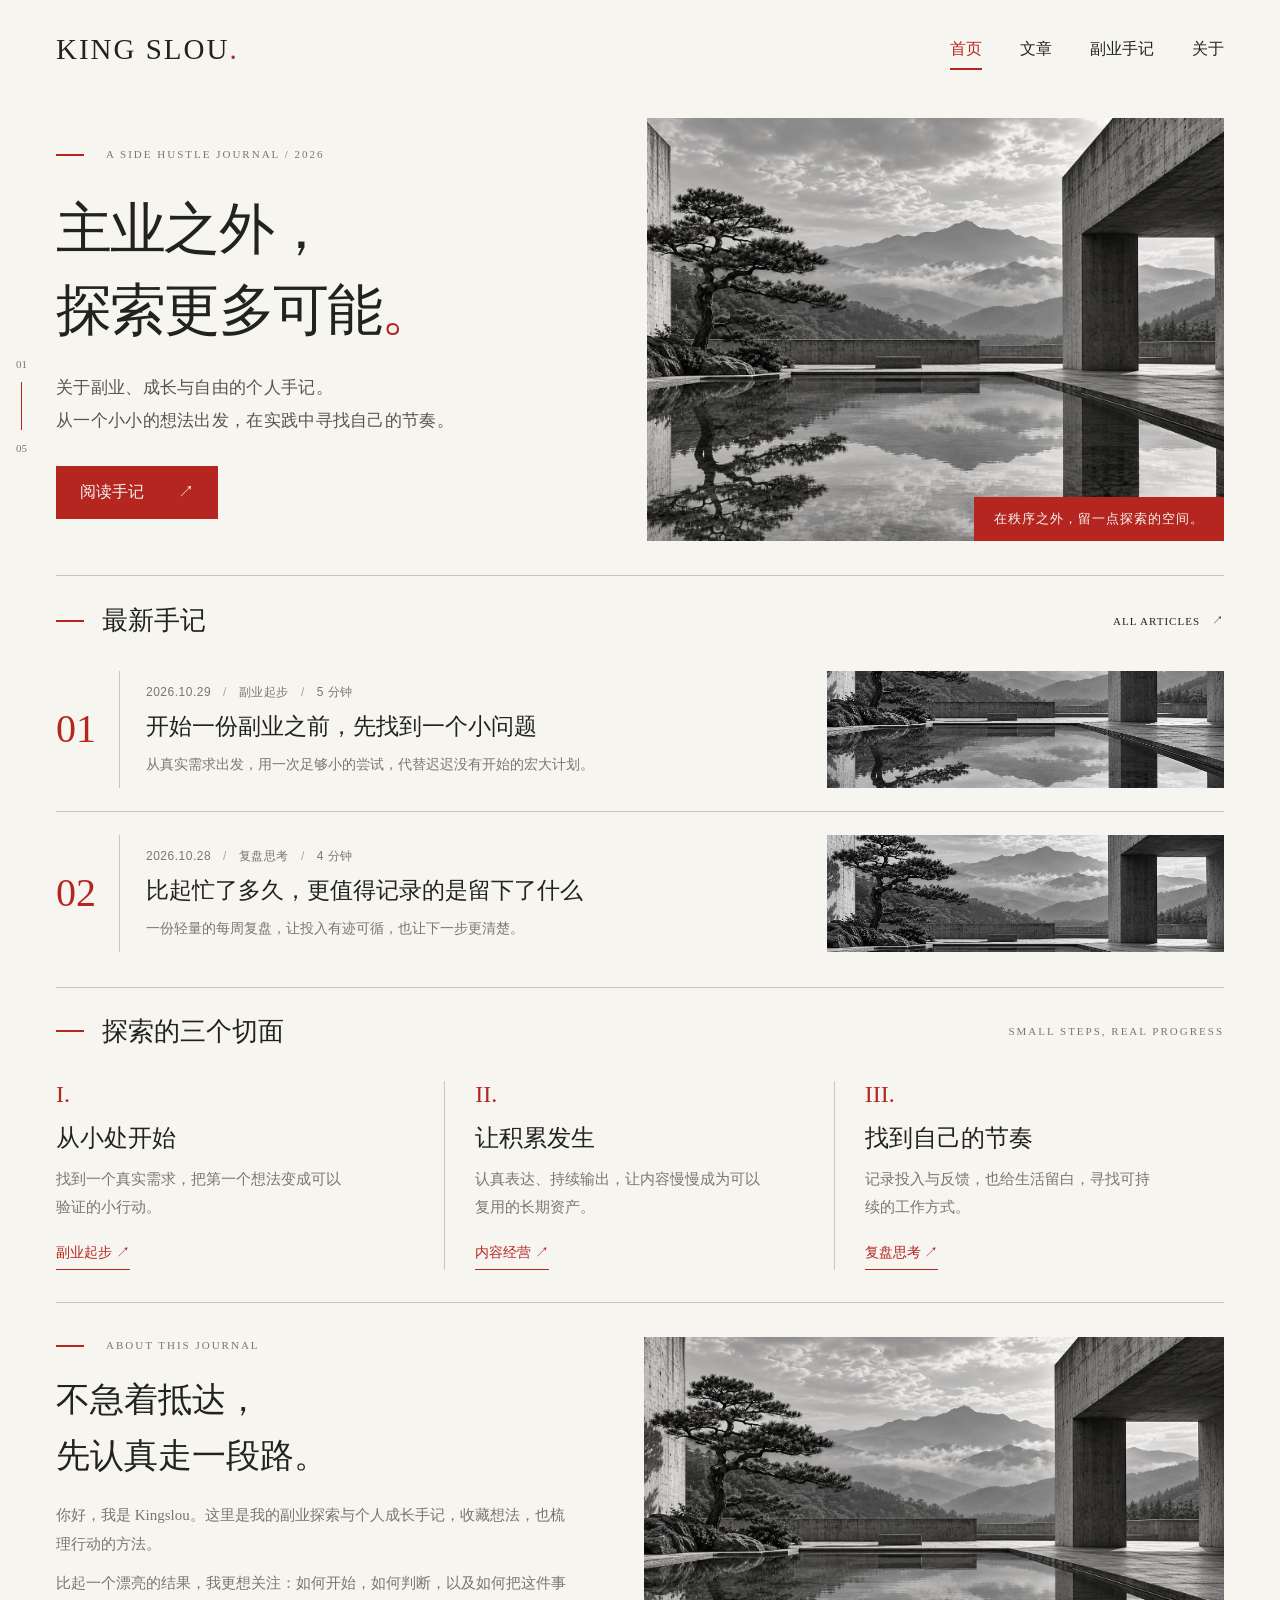
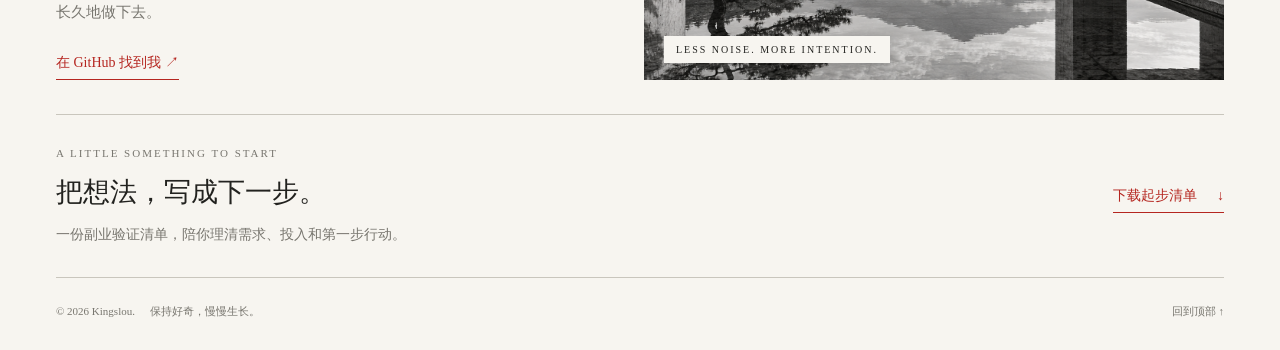
<file: index.html>
<!doctype html>
<html lang="zh-CN">
<head>
  <meta charset="utf-8">
  <meta name="viewport" content="width=device-width, initial-scale=1">
  <meta name="description" content="Kingslou 的个人手记：记录副业探索、内容经营与个人成长，在主业之外，认真寻找新的可能。">
  <meta name="theme-color" content="#f7f5f0">
  <title>Kingslou · 主业之外，探索更多可能</title>
  <link rel="icon" href="assets/favicon.svg" type="image/svg+xml">
  <link rel="stylesheet" href="styles.css">
  <script src="content.js" defer></script>
  <script src="app.js" defer></script>
</head>
<body data-page="home">
  <a class="skip-link" href="#main">跳到正文</a>
  <header class="site-header shell">
    <a class="wordmark" href="./" aria-label="Kingslou 首页">KING SLOU<span>.</span></a>
    <nav aria-label="主导航"><a href="./" aria-current="page">首页</a><a href="articles.html">文章</a><a href="#fieldnotes">副业手记</a><a href="#about">关于</a></nav>
  </header>
  <main id="main">
    <section class="hero shell" aria-labelledby="hero-title">
      <div class="hero-copy">
        <p class="eyebrow"><span class="red-rule"></span> A SIDE HUSTLE JOURNAL / 2026</p>
        <h1 id="hero-title">主业之外，<br>探索更多可能<span class="red-dot">。</span></h1>
        <p class="hero-intro">关于副业、成长与自由的个人手记。<br>从一个小小的想法出发，在实践中寻找自己的节奏。</p>
        <a class="button" href="articles.html">阅读手记 <span aria-hidden="true">↗</span></a>
        <div class="hero-index" aria-hidden="true"><span>01</span><i></i><span>05</span></div>
      </div>
      <figure class="hero-visual"><img src="assets/architecture.png" width="1512" height="1040" alt="黑白建筑庭院，远山与松树映在平静的水面上" fetchpriority="high"><figcaption>在秩序之外，留一点探索的空间。</figcaption></figure>
    </section>
    <section class="latest shell section-divider" aria-labelledby="latest-title">
      <div class="section-heading"><h2 id="latest-title"><span class="red-rule"></span>最新手记</h2><a class="small-link" href="articles.html">ALL ARTICLES <span aria-hidden="true">↗</span><span class="sr-only">查看全部文章</span></a></div>
      <div id="latest-articles"></div>
      <noscript><p>开启 JavaScript 可查看文章预览，也可以先阅读<a href="resources/side-hustle-checklist.md">副业验证清单</a>。</p></noscript>
    </section>
    <section id="fieldnotes" class="fieldnotes shell section-divider" aria-labelledby="notes-title">
      <div class="section-heading"><h2 id="notes-title"><span class="red-rule"></span>探索的三个切面</h2><span class="eyebrow section-note">SMALL STEPS, REAL PROGRESS</span></div>
      <div class="note-grid">
        <a class="note-item" href="articles.html?category=副业起步"><span class="note-number">I.</span><h3>从小处开始</h3><p>找到一个真实需求，把第一个想法变成可以验证的小行动。</p><span class="text-link">副业起步 ↗</span></a>
        <a class="note-item" href="articles.html?category=内容经营"><span class="note-number">II.</span><h3>让积累发生</h3><p>认真表达、持续输出，让内容慢慢成为可以复用的长期资产。</p><span class="text-link">内容经营 ↗</span></a>
        <a class="note-item" href="articles.html?category=复盘思考"><span class="note-number">III.</span><h3>找到自己的节奏</h3><p>记录投入与反馈，也给生活留白，寻找可持续的工作方式。</p><span class="text-link">复盘思考 ↗</span></a>
      </div>
    </section>
    <section id="about" class="about shell section-divider" aria-labelledby="about-title">
      <div class="about-copy"><p class="eyebrow"><span class="red-rule"></span> ABOUT THIS JOURNAL</p><h2 id="about-title">不急着抵达，<br>先认真走一段路。</h2><p>你好，我是 Kingslou。这里是我的副业探索与个人成长手记，收藏想法，也梳理行动的方法。</p><p>比起一个漂亮的结果，我更想关注：如何开始，如何判断，以及如何把这件事长久地做下去。</p><a class="text-link" href="https://github.com/kingslou" target="_blank" rel="noopener noreferrer">在 GitHub 找到我 ↗</a></div>
      <figure class="about-visual"><img src="assets/architecture.png" width="1512" height="1040" loading="lazy" alt="远山、松枝与混凝土建筑构成的静谧景色"><figcaption>LESS NOISE. MORE INTENTION.</figcaption></figure>
    </section>
    <aside class="resource-strip shell section-divider"><div><p class="eyebrow">A LITTLE SOMETHING TO START</p><h2>把想法，写成下一步。</h2><p>一份副业验证清单，陪你理清需求、投入和第一步行动。</p></div><a class="text-link" href="resources/side-hustle-checklist.md" download>下载起步清单 <span aria-hidden="true">↓</span></a></aside>
  </main>
  <footer class="site-footer shell"><p>© 2026 Kingslou. <span>保持好奇，慢慢生长。</span></p><a href="#main">回到顶部 ↑</a></footer>
</body>
</html>
</file>
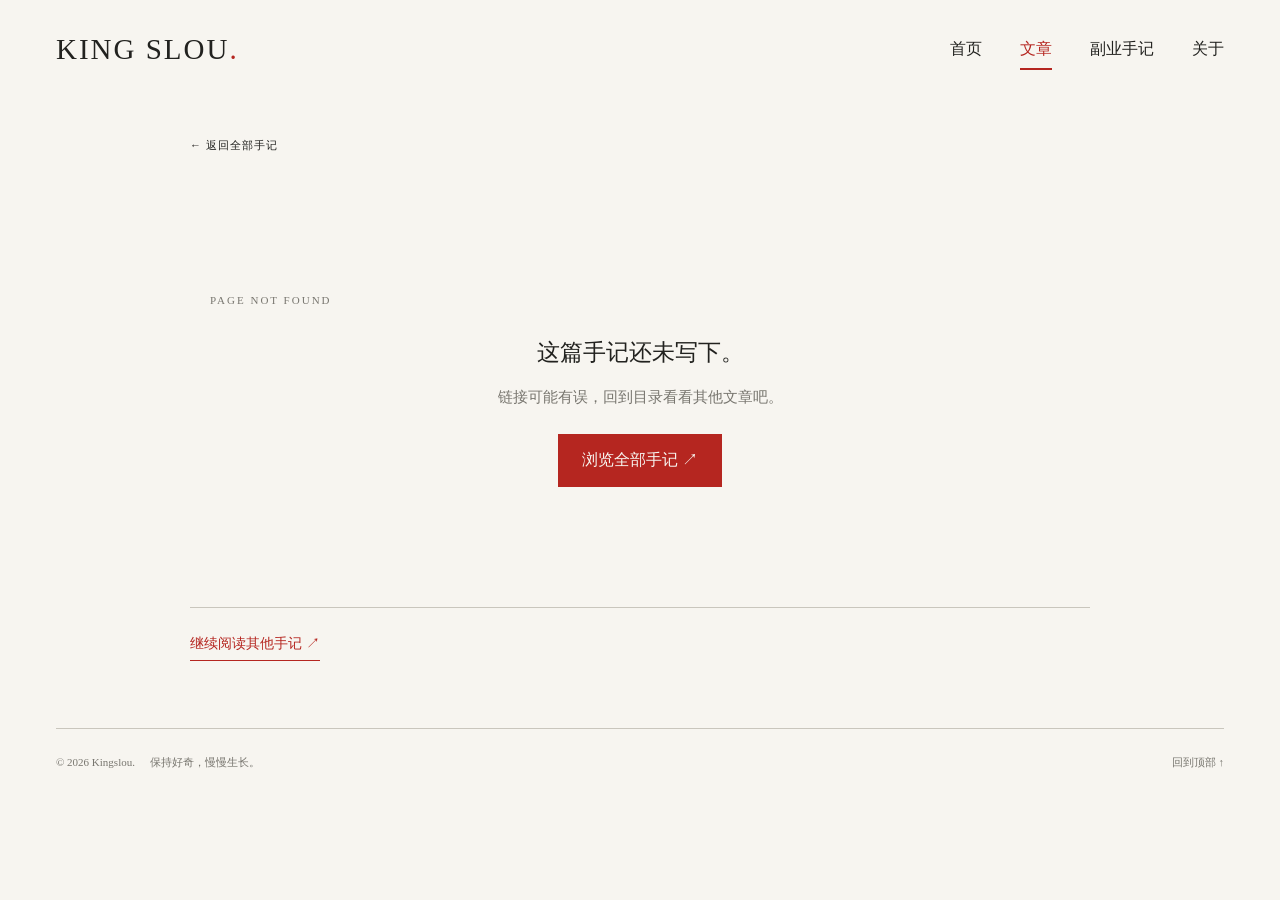
<file: article.html>
<!doctype html>
<html lang="zh-CN">
<head>
  <meta charset="utf-8"><meta name="viewport" content="width=device-width, initial-scale=1">
  <meta name="description" content="Kingslou 的副业探索与个人成长方法笔记。"><meta name="theme-color" content="#f7f5f0"><title>阅读手记 · Kingslou</title>
  <link rel="icon" href="assets/favicon.svg" type="image/svg+xml"><link rel="stylesheet" href="styles.css">
  <script src="content.js" defer></script><script src="app.js" defer></script>
</head>
<body data-page="article">
  <a class="skip-link" href="#main">跳到正文</a>
  <header class="site-header shell"><a class="wordmark" href="./" aria-label="Kingslou 首页">KING SLOU<span>.</span></a><nav aria-label="主导航"><a href="./">首页</a><a href="articles.html" aria-current="page">文章</a><a href="index.html#fieldnotes">副业手记</a><a href="index.html#about">关于</a></nav></header>
  <main id="main" class="shell reading-main"><a class="small-link back-link" href="articles.html">← 返回全部手记</a><article id="article-content"></article><noscript><p>请开启 JavaScript 以阅读完整手记。</p></noscript><div class="article-bottom"><a class="text-link" href="articles.html">继续阅读其他手记 ↗</a><button class="share-button" id="share-article" type="button" hidden>复制文章链接 ↗</button><span id="share-status" role="status" aria-live="polite"></span></div></main>
  <footer class="site-footer shell"><p>© 2026 Kingslou. <span>保持好奇，慢慢生长。</span></p><a href="#main">回到顶部 ↑</a></footer>
</body>
</html>
</file>
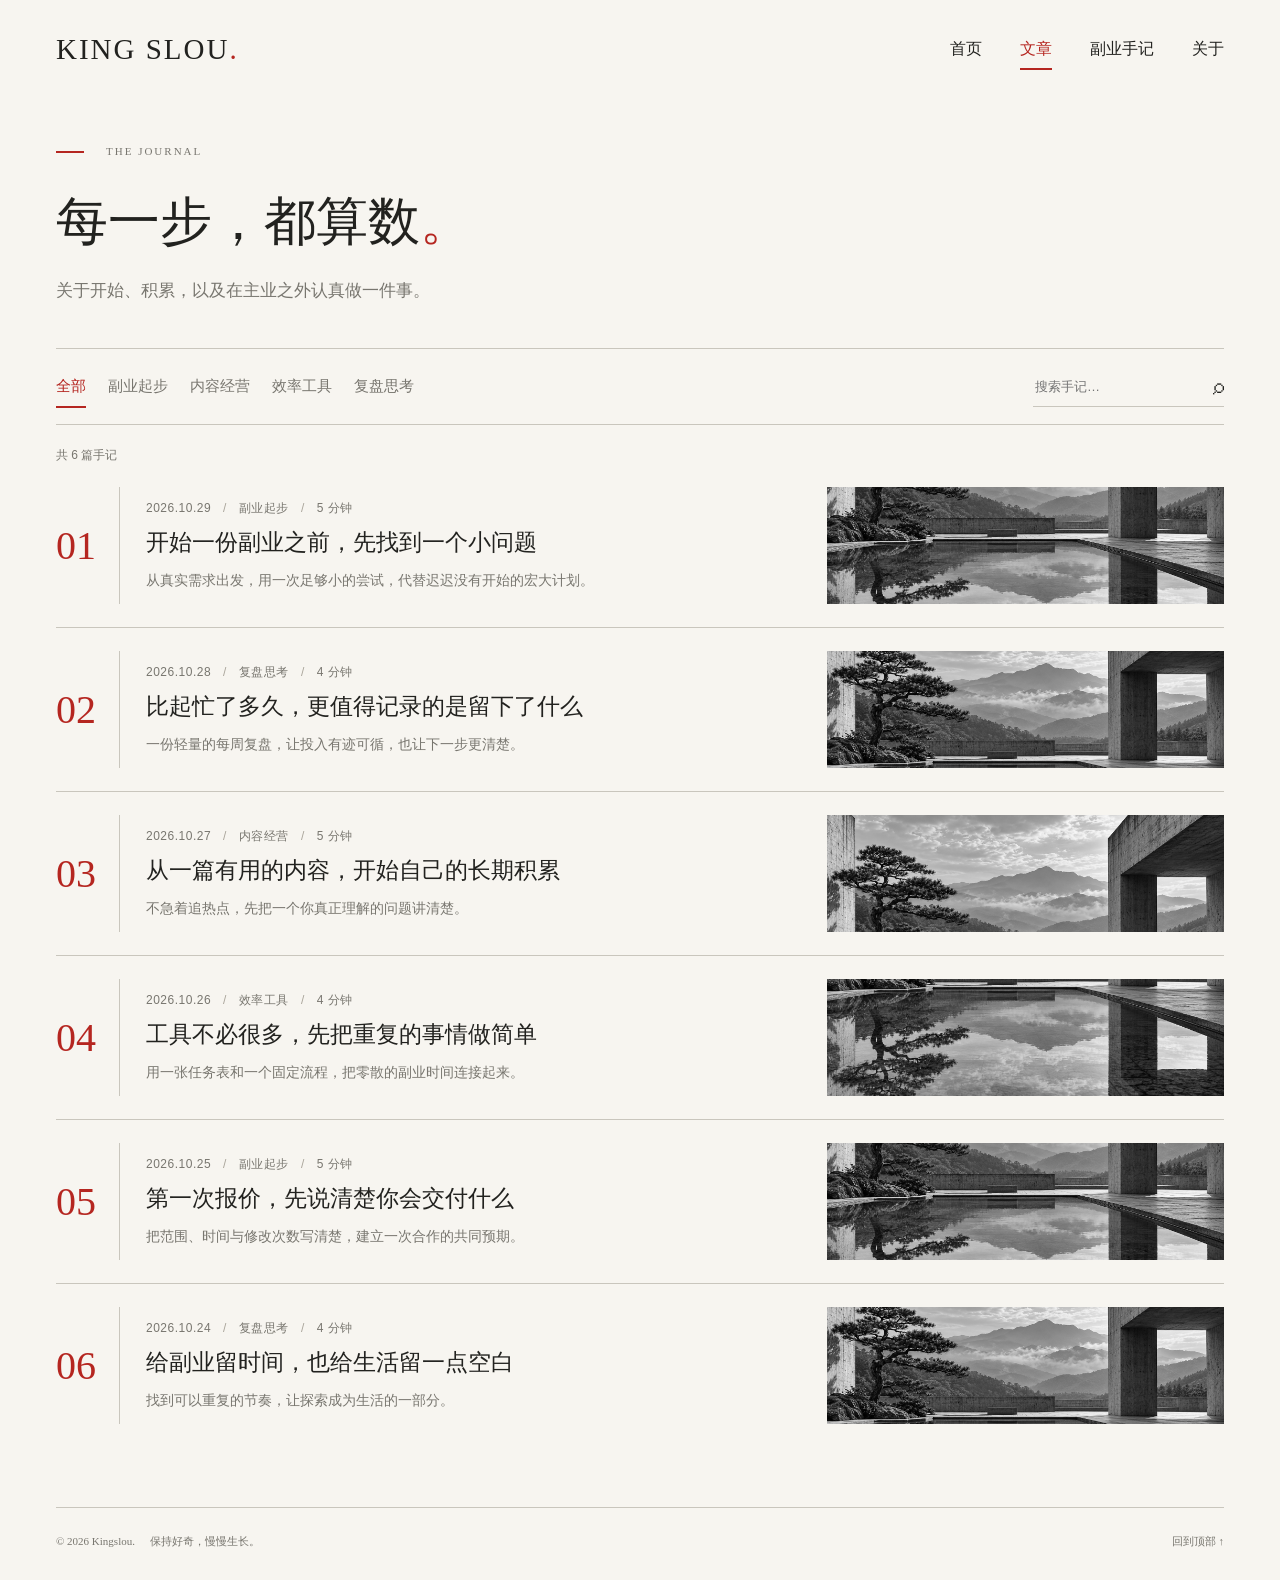
<file: articles.html>
<!doctype html>
<html lang="zh-CN">
<head>
  <meta charset="utf-8"><meta name="viewport" content="width=device-width, initial-scale=1">
  <meta name="description" content="阅读 Kingslou 的副业方法笔记：副业起步、内容经营、效率工具与复盘思考。">
  <meta name="theme-color" content="#f7f5f0"><title>全部手记 · Kingslou</title>
  <link rel="icon" href="assets/favicon.svg" type="image/svg+xml"><link rel="stylesheet" href="styles.css">
  <script src="content.js" defer></script><script src="app.js" defer></script>
</head>
<body data-page="archive">
  <a class="skip-link" href="#main">跳到正文</a>
  <header class="site-header shell"><a class="wordmark" href="./" aria-label="Kingslou 首页">KING SLOU<span>.</span></a><nav aria-label="主导航"><a href="./">首页</a><a href="articles.html" aria-current="page">文章</a><a href="index.html#fieldnotes">副业手记</a><a href="index.html#about">关于</a></nav></header>
  <main id="main" class="shell archive-main">
    <header class="page-heading"><p class="eyebrow"><span class="red-rule"></span> THE JOURNAL</p><h1>每一步，都算数<span class="red-dot">。</span></h1><p>关于开始、积累，以及在主业之外认真做一件事。</p></header>
    <div class="archive-tools"><div class="filters" role="group" aria-label="文章分类"><button type="button" data-category="全部" aria-pressed="true">全部</button><button type="button" data-category="副业起步" aria-pressed="false">副业起步</button><button type="button" data-category="内容经营" aria-pressed="false">内容经营</button><button type="button" data-category="效率工具" aria-pressed="false">效率工具</button><button type="button" data-category="复盘思考" aria-pressed="false">复盘思考</button></div><label class="search-box"><span class="sr-only">搜索文章</span><input id="article-search" type="search" placeholder="搜索手记…" maxlength="100"><span aria-hidden="true">⌕</span></label></div>
    <p id="result-count" class="result-count" role="status" aria-live="polite"></p><div id="article-list"></div>
    <div id="empty-state" class="empty-state" hidden><h2>还没有找到这篇手记</h2><p>换一个关键词，或看看全部文章。</p><button id="reset-search" class="button" type="button">查看全部文章 ↗</button></div>
    <noscript><p>请开启 JavaScript 以使用文章搜索与分类。</p></noscript>
  </main>
  <footer class="site-footer shell"><p>© 2026 Kingslou. <span>保持好奇，慢慢生长。</span></p><a href="#main">回到顶部 ↑</a></footer>
</body>
</html>
</file>
<file: styles.css>
/* 全站采用同一组纸色、墨色与朱红色，保持杂志式视觉节奏。 */
:root{--paper:#f7f5f0;--ink:#22221f;--muted:#78766f;--red:#b52620;--line:#c9c6bd;--serif:"Noto Serif CJK SC","Source Han Serif SC","Songti SC","STSong","SimSun",Georgia,serif;--sans:-apple-system,BlinkMacSystemFont,"Segoe UI","Microsoft YaHei",sans-serif}
*{box-sizing:border-box}html{scroll-behavior:smooth;scroll-padding-top:24px}body{margin:0;background:var(--paper);color:var(--ink);font-family:var(--sans);font-size:15px;-webkit-font-smoothing:antialiased}::selection{background:#e7cdc7}a{color:inherit;text-decoration:none}button,input{font:inherit}button,a,input{-webkit-tap-highlight-color:transparent}button{cursor:pointer}a:focus-visible,button:focus-visible,input:focus-visible{outline:2px solid var(--red);outline-offset:5px}img{display:block;max-width:100%;object-fit:cover}figure,p,h1,h2,h3{margin:0}button{color:inherit}a,button{touch-action:manipulation}.shell{width:min(1280px,calc(100% - 112px));margin-inline:auto}.site-header{height:98px;display:flex;align-items:center;justify-content:space-between;gap:24px}.wordmark{font-family:Georgia,"Times New Roman",serif;font-size:29px;letter-spacing:2px;white-space:nowrap}.wordmark span{color:var(--red)}nav{display:flex;gap:38px;align-items:center}nav a{font-family:var(--serif);font-size:16px;padding:10px 0;position:relative}nav a::after{position:absolute;content:"";height:2px;background:var(--red);bottom:0;left:0;width:0;transition:width .2s}nav a:hover,nav a[aria-current="page"]{color:var(--red)}nav a:hover::after,nav a[aria-current="page"]::after{width:100%}.hero{display:grid;grid-template-columns:1fr 1.06fr;gap:46px;padding:20px 0 34px;align-items:stretch}.hero-copy{position:relative;padding:28px 0 22px}.eyebrow{font:11px/1.6 Georgia,"Times New Roman",serif;letter-spacing:2px;color:var(--muted);display:flex;gap:22px;align-items:center}.red-rule{display:inline-block;width:28px;height:2px;background:var(--red);flex:0 0 auto}h1,h2,h3{font-family:var(--serif);font-weight:500}.hero h1{font-size:clamp(42px,4.35vw,66px);line-height:1.47;letter-spacing:-1.8px;margin:25px 0 20px;white-space:nowrap}.red-dot{color:var(--red)}.hero-intro{font-family:var(--serif);font-size:17px;line-height:1.9;color:#55544f;letter-spacing:.3px}.button{display:inline-flex;align-items:center;justify-content:space-between;gap:34px;color:var(--paper);background:var(--red);padding:15px 23px;border:1px solid var(--red);font:16px var(--serif);min-height:50px;transition:background .2s,transform .2s}.button:hover{background:#94201b;transform:translateY(-2px)}.hero .button{margin-top:29px}.hero-index{position:absolute;left:-40px;top:240px;display:flex;align-items:center;flex-direction:column;gap:12px;font:11px Georgia,serif;color:var(--muted)}.hero-index i{height:48px;width:1px;background:var(--red)}.hero-visual{position:relative;overflow:hidden;min-height:410px}.hero-visual img{height:100%;width:100%;position:absolute;object-position:53% center;transition:transform .8s}.hero-visual:hover img{transform:scale(1.025)}.hero-visual figcaption{position:absolute;right:0;bottom:0;background:var(--red);color:var(--paper);font:13px var(--serif);letter-spacing:1px;padding:13px 20px}.section-divider{border-top:1px solid var(--line)}.section-heading{display:flex;justify-content:space-between;align-items:center;padding:26px 0 8px;gap:20px}.section-heading h2{display:flex;align-items:center;gap:18px;font-size:26px}.small-link{font:11px Georgia,serif;letter-spacing:1px;display:inline-flex;align-items:center;gap:12px;min-height:38px}.small-link:hover,.text-link:hover{color:var(--red)}.article-row{display:grid;grid-template-columns:64px 1fr 34%;gap:26px;align-items:center;padding:23px 0;border-bottom:1px solid var(--line)}.article-row:last-child{border-bottom:0}.article-number{font:40px/1 Georgia,serif;color:var(--red);border-right:1px solid var(--line);align-self:stretch;display:flex;align-items:center}.article-meta{display:flex;align-items:center;flex-wrap:wrap;gap:12px;color:var(--muted);font:12px/1.7 var(--sans);letter-spacing:.5px}.article-meta .meta-separator{color:#aaa59b}.article-row h3{font-size:23px;line-height:1.65;margin:6px 0}.article-row:hover h3{color:var(--red)}.article-row p{font-family:var(--serif);font-size:14px;line-height:1.8;color:var(--muted)}.article-thumbnail{height:117px;width:100%;object-position:center 46%;filter:grayscale(1);transition:filter .3s}.crop-1{object-position:85% 72%}.crop-2{object-position:10% 35%}.crop-3{object-position:45% 10%}.crop-4{object-position:70% 100%}.fieldnotes{margin-top:12px}.note-grid{display:grid;grid-template-columns:repeat(3,1fr);padding:24px 0 32px}.note-item{padding:0 30px;border-right:1px solid var(--line)}.note-item:first-child{padding-left:0}.note-item:last-child{border-right:0;padding-right:0}.note-number{color:var(--red);font:24px Georgia,serif}.note-item h3{font-size:24px;margin:14px 0 11px}.note-item p{color:var(--muted);font-family:var(--serif);line-height:1.9;max-width:290px}.text-link{display:inline-flex;align-items:center;gap:20px;border-bottom:1px solid currentColor;padding:7px 0;font:14px var(--serif);color:var(--red);transition:color .2s}.note-item .text-link{margin-top:15px}.note-item:hover h3{color:var(--red)}.about{display:grid;grid-template-columns:1fr 1.12fr;gap:70px;padding-block:34px}.about h2{font-size:34px;line-height:1.65;margin:17px 0}.about p:not(.eyebrow){font:15px/1.95 var(--serif);color:var(--muted);margin-bottom:10px}.about .text-link{margin-top:9px}.about-visual{min-height:280px;position:relative;overflow:hidden}.about-visual img{position:absolute;width:100%;height:100%;object-position:25% center}.about-visual figcaption{position:absolute;bottom:17px;left:20px;background:var(--paper);padding:8px 12px;letter-spacing:2px;font:10px Georgia,serif}.resource-strip{padding-block:30px;display:flex;align-items:center;justify-content:space-between;gap:30px}.resource-strip h2{font-size:27px;margin:12px 0}.resource-strip p:not(.eyebrow){font:14px/1.8 var(--serif);color:var(--muted)}.resource-strip .text-link{flex-shrink:0}.site-footer{border-top:1px solid var(--line);display:flex;justify-content:space-between;align-items:center;padding-block:24px 28px;color:var(--muted);font:11px/1.8 Georgia,var(--serif);gap:20px}.site-footer p span{margin-left:12px}.site-footer>a:hover{color:var(--red)}.archive-main{min-height:calc(100vh - 195px);padding-bottom:60px}.page-heading{padding:45px 0 42px}.page-heading h1{font-size:52px;line-height:1.5;margin:22px 0 15px}.page-heading>p:last-child{font:17px/1.8 var(--serif);color:var(--muted)}.archive-tools{display:flex;justify-content:space-between;align-items:center;border-block:1px solid var(--line);gap:25px;padding:17px 0}.filters{display:flex;gap:22px;flex-wrap:wrap}.filters button{border:0;background:none;padding:10px 0;font-family:var(--serif);color:var(--muted)}.filters button[aria-pressed="true"]{color:var(--red);box-shadow:0 2px var(--red)}.search-box{display:flex;align-items:center;gap:10px;border-bottom:1px solid var(--line);padding:7px 0;min-width:180px}.search-box input{border:0;background:transparent;width:170px;min-width:0;outline-offset:2px;color:var(--ink);font-size:13px}.search-box span{font-size:22px}.result-count{font-size:12px;color:var(--muted);padding-top:22px}.empty-state{text-align:center;padding:80px 20px}.empty-state h2{font-size:28px}.empty-state p{margin:20px 0 27px;color:var(--muted)}[hidden]{display:none!important}.reading-main{max-width:900px;min-height:70vh;padding-bottom:55px}.back-link{margin:28px 0}.reading-header{border-bottom:1px solid var(--line);padding-bottom:30px}.reading-header h1{font-size:43px;line-height:1.6;letter-spacing:-.6px;margin:18px 0}.reading-deck{font:18px/1.9 var(--serif);color:var(--muted);margin-bottom:20px}.reading-hero{margin:32px 0;height:320px;width:100%;object-position:center 45%}.prose{max-width:700px;margin-inline:auto;font:18px/2.1 var(--serif)}.prose>p{margin:24px 0}.prose h2{font-size:27px;line-height:1.7;margin:36px 0 15px}.prose ul{padding-left:24px;margin:12px 0 25px}.prose li{margin:10px 0}.prose blockquote{margin:30px 0;border-left:2px solid var(--red);padding:16px 24px;background:#eeebe4;font-size:20px}.prose .editorial-note{font:12px/1.9 var(--sans);color:var(--muted);border-top:1px solid var(--line);padding-top:20px;margin-top:40px}.article-bottom{display:flex;align-items:center;flex-wrap:wrap;gap:24px;border-top:1px solid var(--line);padding-top:20px;margin-top:40px}.share-button{background:transparent;border:0;border-bottom:1px solid var(--muted);padding:8px 0;color:var(--muted);font:13px var(--serif)}#share-status{font-size:12px;color:var(--muted)}.skip-link{position:fixed;top:-100px;left:20px;z-index:10;background:var(--red);color:white;padding:15px}.skip-link:focus{top:10px}.sr-only{position:absolute;width:1px;height:1px;padding:0;margin:-1px;overflow:hidden;clip:rect(0,0,0,0);white-space:nowrap;border:0}
/* 窄屏保留阅读顺序，把并排内容自然改为单列。 */
@media(min-width:1600px){.hero h1{font-size:67px}.hero-visual{min-height:465px}}
@media(max-width:1100px){.shell{width:calc(100% - 72px)}.hero{gap:28px;grid-template-columns:1fr 1fr}.hero h1{font-size:clamp(34px,4.3vw,48px);letter-spacing:-1px}.hero-intro{font-size:15px}.hero-index{left:-24px}.hero-visual{min-height:370px}.article-row{grid-template-columns:50px 1fr 30%;gap:20px}.article-row h3{font-size:20px}.about{gap:35px}.archive-tools{align-items:flex-start}.filters{gap:16px}}
@media(max-width:760px){.shell{width:calc(100% - 40px)}.site-header{height:82px;gap:15px}.wordmark{font-size:22px;letter-spacing:1px}nav{gap:19px}nav a{font-size:13px}.hero{grid-template-columns:1fr;padding-top:0;gap:24px}.hero-copy{padding:22px 0 0}.eyebrow{font-size:10px;letter-spacing:1.5px;gap:15px}.hero h1{font-size:clamp(39px,7.8vw,58px);line-height:1.5;margin:22px 0 16px;letter-spacing:-1.5px}.hero-intro{font-size:16px}.hero .button{margin-top:22px}.hero-index{display:none}.hero-visual{min-height:0;aspect-ratio:1.65}.hero-visual figcaption{font-size:11px;padding:11px 14px}.section-heading{padding-top:22px}.section-heading h2{font-size:23px;gap:12px}.small-link{font-size:10px;letter-spacing:.5px}.article-row{grid-template-columns:39px 1fr;gap:15px;padding:22px 0}.article-number{font-size:29px}.article-row h3{font-size:20px;line-height:1.7;margin:6px 0 8px}.article-row p{font-size:13px}.article-thumbnail{display:none}.article-meta{font-size:11px;gap:9px}.section-note{display:none}.note-grid{grid-template-columns:1fr;padding:3px 0 15px}.note-item{padding:21px 0!important;border-right:0;border-bottom:1px solid var(--line);display:grid;grid-template-columns:36px 1fr;column-gap:16px;align-items:baseline}.note-item:last-child{border-bottom:0}.note-item h3{font-size:22px;margin:0 0 10px}.note-item p{grid-column:2;max-width:none}.note-item .text-link{grid-column:2;justify-self:start}.about{grid-template-columns:1fr;gap:28px;padding-block:28px}.about h2{font-size:31px}.about-visual{min-height:230px}.resource-strip{align-items:flex-start;flex-direction:column;gap:15px}.resource-strip h2{font-size:26px}.site-footer{align-items:flex-start;font-size:10px}.site-footer p span{display:block;margin:2px 0 0}.page-heading{padding:28px 0}.page-heading h1{font-size:34px}.page-heading>p:last-child{font-size:15px}.archive-tools{flex-direction:column;gap:20px}.filters{gap:20px}.filters button{font-size:13px}.search-box{width:100%}.search-box input{width:100%}.reading-header h1{font-size:31px}.reading-deck{font-size:16px}.reading-hero{height:220px;margin:24px 0}.prose{font-size:17px;line-height:2}.prose h2{font-size:24px}.prose blockquote{font-size:18px;padding:14px 18px}.back-link{margin:18px 0}.article-bottom{gap:20px}.reading-main{padding-bottom:35px}}
@media(max-width:400px){nav{gap:12px}.wordmark{font-size:20px}.hero h1{font-size:37px}.hero-intro{font-size:14px}.filters{gap:15px}}
@media(max-width:360px){.site-header{height:auto;flex-direction:column;align-items:flex-start;padding-block:18px;gap:10px}nav{width:100%;justify-content:space-between}.hero h1{font-size:34px}.section-heading h2{font-size:21px}.section-heading{gap:10px}.small-link{font-size:9px}}
@media(prefers-reduced-motion:reduce){html{scroll-behavior:auto}*,*::before,*::after{transition:none!important;animation:none!important}}
</file>
